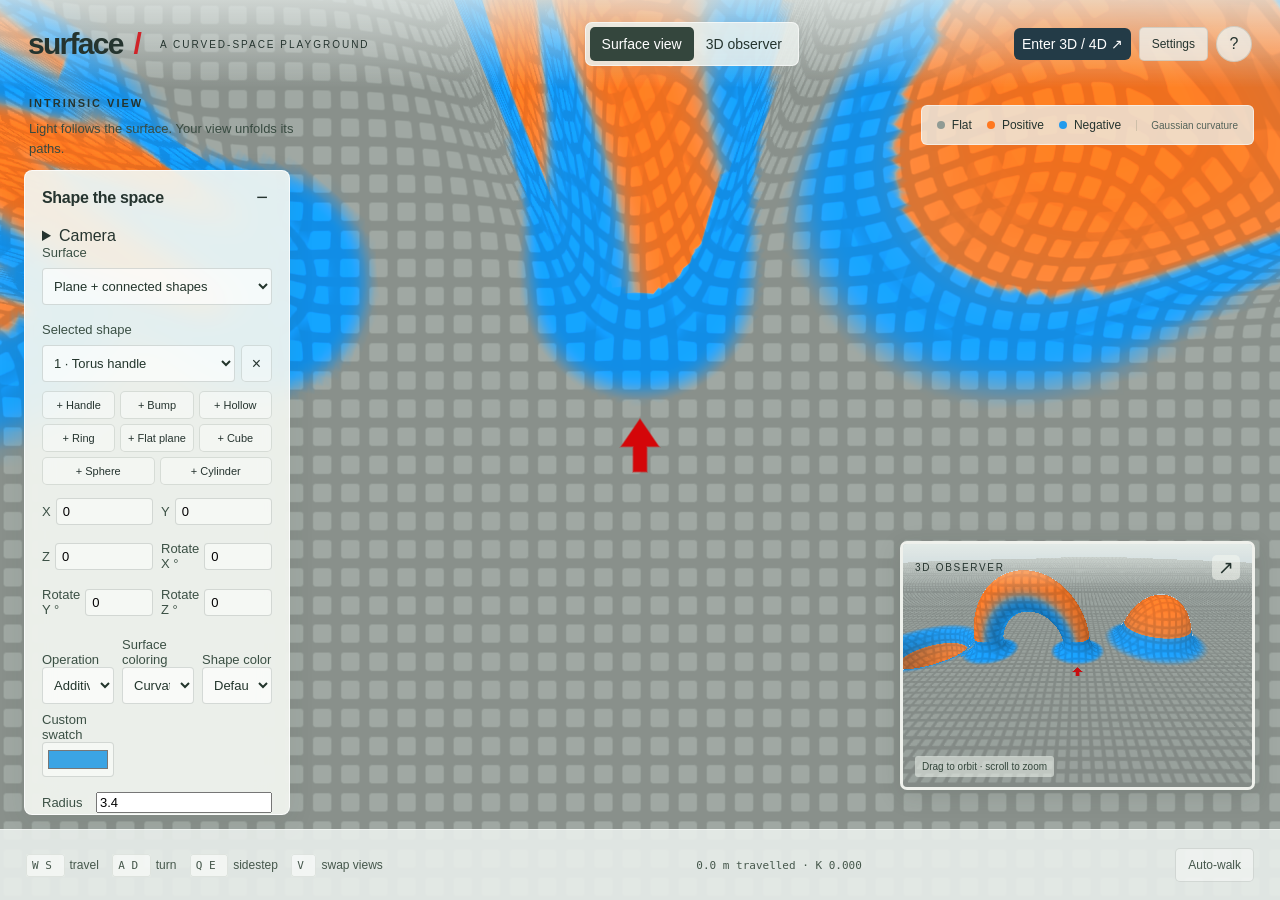
<file: site/index.html>
<!DOCTYPE html>
<html lang="en">
 <head>
  <meta charset="utf-8"/>
  <meta content="width=device-width,initial-scale=1" name="viewport"/>
  <meta content="#e8ece9" name="theme-color"/>
  <title>
   Surface / A curved-space playground
  </title>
  <meta content="Explore connected two-dimensional surfaces, geodesic light paths, and intrinsic curvature." name="description"/>
  <link href="data:image/svg+xml,%3Csvg xmlns='http://www.w3.org/2000/svg' viewBox='0 0 32 32'%3E%3Crect width='32' height='32' rx='6' fill='%23e9ede9'/%3E%3Cpath d='M7 22Q16 3 25 22' fill='none' stroke='%233ba4e4' stroke-width='3'/%3E%3Cpath d='m13 17 8 4-8 4Z' fill='%23d42228'/%3E%3C/svg%3E" rel="icon"/>
  <link href="style.css" rel="stylesheet"/>
 </head>
 <body>
  <canvas aria-label="Intrinsic view of geodesic paths on the curved surface" id="main">
  </canvas>
  <header>
   <div class="identity">
    <strong>
     surface
     <span>
      /
     </span>
    </strong>
    <span class="subtitle">
     A CURVED-SPACE PLAYGROUND
    </span>
   </div>
   <div aria-label="Main camera" class="view-switch" role="group">
    <button aria-pressed="true" id="intrinsic">
     Surface view
    </button>
    <button aria-pressed="false" id="observer">
     3D observer
    </button>
   </div>
   <div class="header-actions">
    <a href="hyper/index.html" style="font-size:14px;padding:8px;background:#233b47;color:white;border-radius:6px;text-decoration:none">
     Enter 3D / 4D ↗
    </a>
    <button aria-haspopup="dialog" aria-label="Open settings" id="settings">
     Settings
    </button>
    <button aria-label="About the simulation" id="info">
     ?
    </button>
   </div>
  </header>
  <div class="view-label">
   <span id="view-name">
    INTRINSIC VIEW
   </span>
   <p id="view-description">
    Light follows the surface. Your view unfolds its paths.
   </p>
  </div>
  <section id="controls">
   <div class="panel-heading">
    <h1>
     Shape the space
    </h1>
    <button aria-label="Collapse controls" id="collapse">
     −
    </button>
   </div>
   <div id="control-body">
    <details>
     <summary>
      Camera
     </summary>
     <label>
      <input checked="" id="follow-tilt" type="checkbox"/>
      Observer follows surface tilt
     </label>
     <label>
      Observer tilt
      <input id="observer-tilt" max="80" min="9" type="range" value="36"/>
     </label>
    </details>
    <label for="scene">
     Surface
    </label>
    <select id="scene">
     <option value="joined">
      Plane + connected shapes
     </option>
     <option value="cylinder">
      Cylinder · repeated images
     </option>
     <option value="torus">
      Torus · closed surface
     </option>
     <option value="sheets">
      Two planes · curved connection
     </option>
    </select>
    <div id="shape-editor">
     <label for="selection">
      Selected shape
     </label>
     <div class="row">
      <select id="selection">
      </select>
      <button aria-label="Remove selected shape" id="remove">
       ×
      </button>
     </div>
     <div aria-label="Add a primitive" class="add-shapes" role="group">
      <button data-add="handle">
       + Handle
      </button>
      <button data-add="bump">
       + Bump
      </button>
      <button data-add="bowl">
       + Hollow
      </button>
      <button data-add="ring">
       + Ring
      </button>
      <button data-add="plane">
       + Flat plane
      </button>
      <button data-add="cube">
       + Cube
      </button>
      <button data-add="sphere">
       + Sphere
      </button>
      <button data-add="cylinder">
       + Cylinder
      </button>
     </div>
     <div class="positions">
      <label>
       X
       <input id="x" max="1000000000" min="-1000000000" step="any" type="number"/>
      </label>
      <label>
       Y
       <input id="y" max="1000000000" min="-1000000000" step="any" type="number"/>
      </label>
      <label>
       Z
       <input id="z" max="1000000000" min="-1000000000" step="any" type="number"/>
      </label>
      <label>
       Rotate X °
       <input id="rotationX" max="1000000000" min="-1000000000" step="any" type="number"/>
      </label>
      <label>
       Rotate Y °
       <input id="rotationY" max="1000000000" min="-1000000000" step="any" type="number"/>
      </label>
      <label>
       Rotate Z °
       <input id="rotationZ" max="1000000000" min="-1000000000" step="any" type="number"/>
      </label>
     </div>
     <div class="shape-style">
      <label for="operation">
       Operation
       <select id="operation">
        <option value="additive">
         Additive — raise / connect
        </option>
        <option value="negative">
         Negative — cut inward
        </option>
       </select>
      </label>
      <label for="color-view">
       Surface coloring
       <select id="color-view">
        <option value="0">
         Curvature — original colors
        </option>
        <option value="1">
         Object materials only
        </option>
        <option value="2">
         Combined — protect curvature
        </option>
       </select>
      </label>
      <label for="color-mode">
       Shape color
       <select id="color-mode">
        <option value="default">
         Default — main surface gray
        </option>
        <option value="custom">
         Custom
        </option>
       </select>
      </label>
      <label for="color" id="custom-color-label">
       Custom swatch
       <input aria-label="Selected shape custom color" id="color" type="color" value="#3ba4e4"/>
      </label>
     </div>
    </div>
    <label class="range-label" for="size">
     <span id="size-label">
      Radius
     </span>
     <input aria-label="Exact size" class="exact-number" id="size-exact" step="any" type="number"/>
     <output hidden="" id="size-out">
     </output>
    </label>
    <input id="size" max="6" min="1.4" step=".1" type="range"/>
    <label class="range-label" for="depth">
     <span id="depth-label">
      Height / depth
     </span>
     <input aria-label="Exact depth" class="exact-number" id="depth-exact" step="any" type="number"/>
     <output hidden="" id="depth-out">
     </output>
    </label>
    <input id="depth" max="4" min=".5" step=".1" type="range"/>
    <label class="range-label" for="blend">
     <span>
      Join softness
     </span>
     <input aria-label="Exact blend" class="exact-number" id="blend-exact" step="any" type="number"/>
     <output hidden="" id="blend-out">
     </output>
    </label>
    <input id="blend" max="2" min=".4" step=".1" type="range"/>
    <div class="divider">
    </div>
    <label class="range-label" for="distance">
     <span>
      View distance
     </span>
     <input aria-label="Exact distance" class="exact-number" id="distance-exact" step="any" type="number"/>
     <output hidden="" id="distance-out">
     </output>
    </label>
    <input id="distance" max="16" min="4" step="1" type="range" value="8"/>
    <div class="row actions">
     <button id="visit">
      On the shape
     </button>
     <button id="reset">
      Reset position
     </button>
    </div>
    <p id="scene-note">
     All shapes blend into the plane and each other. There are no portal triggers.
    </p>
   </div>
  </section>
  <aside id="inset">
   <div class="inset-heading">
    <span id="inset-name">
     3D OBSERVER
    </span>
    <button aria-label="Swap main view and inset" id="swap">
     ↗
    </button>
   </div>
   <canvas aria-label="Three-dimensional observer view following the red arrow" id="preview">
   </canvas>
   <span class="inset-hint" id="inset-hint">
    Drag to orbit · scroll to zoom
   </span>
  </aside>
  <div id="legend">
   <span>
    <i class="zero">
    </i>
    Flat
   </span>
   <span>
    <i class="positive">
    </i>
    Positive
   </span>
   <span>
    <i class="negative">
    </i>
    Negative
   </span>
   <small>
    Gaussian curvature
   </small>
  </div>
  <footer>
   <div>
    <kbd>
     W S
    </kbd>
    travel
    <kbd>
     A D
    </kbd>
    turn
    <kbd>
     Q E
    </kbd>
    sidestep
    <kbd>
     V
    </kbd>
    swap views
   </div>
   <div id="readout">
    On the surface
   </div>
   <button id="walk">
    Auto-walk
   </button>
  </footer>
  <div id="touch">
   <button aria-label="Turn left" data-key="KeyA">
    ↶
   </button>
   <button aria-label="Forward" data-key="KeyW">
    ↑
   </button>
   <button aria-label="Turn right" data-key="KeyD">
    ↷
   </button>
   <button aria-label="Backward" data-key="KeyS">
    ↓
   </button>
  </div>
  <div id="notice" role="status">
   Tracing the surface…
  </div>
  <dialog aria-labelledby="settings-title" id="settings-dialog">
   <button aria-label="Close settings" class="dialog-close" id="close-settings">
    ×
   </button>
   <h2 id="settings-title">
    Playground settings
   </h2>
   <p class="fine">
    Limits apply immediately. Shape capacity is fixed at 10 to match the shader and tracer.
   </p>
   <div class="settings-grid">
    <label>
     Maximum shapes
     <input id="limit-shapes" max="10" min="1" step="1" type="number"/>
    </label>
    <label>
     Position limit (± m)
     <input id="limit-position" max="1000000000" min=".001" step="any" type="number"/>
    </label>
    <label>
     Minimum size
     <input id="limit-size-min" max="1000000000" min=".001" step="any" type="number"/>
    </label>
    <label>
     Maximum size
     <input id="limit-size-max" max="1000000000" min=".001" step="any" type="number"/>
    </label>
    <label>
     Minimum depth
     <input id="limit-depth-min" max="1000000000" min=".001" step="any" type="number"/>
    </label>
    <label>
     Maximum depth
     <input id="limit-depth-max" max="1000000000" min=".001" step="any" type="number"/>
    </label>
    <label>
     Minimum blend
     <input id="limit-blend-min" max="1000000000" min=".001" step="any" type="number"/>
    </label>
    <label>
     Maximum blend
     <input id="limit-blend-max" max="1000000000" min=".001" step="any" type="number"/>
    </label>
    <label>
     Minimum view distance
     <input id="limit-view-min" max="16" min="4" step="1" type="number"/>
    </label>
    <label>
     Maximum view distance
     <input id="limit-view-max" max="16" min="4" step="1" type="number"/>
    </label>
   </div>
   <h3>
    Appearance &amp; movement
   </h3>
   <div class="settings-grid">
    <label>
     Texture density
     <input id="texture-density" max="1000000" min=".000001" step="any" type="number" value="2"/>
    </label>
    <label>
     Texture contrast
     <input id="texture-contrast" max="1" min="0" step=".01" type="number" value=".16"/>
    </label>
    <label>
     Move speed
     <input id="move-speed" max="1000000" min=".001" step="any" type="number" value="1.75"/>
    </label>
    <label>
     Arrow size
     <input id="arrow-scale" max="1000000" min=".001" step="any" type="number" value="1.4"/>
    </label>
    <label>
     Camera distance
     <input id="camera-distance" max="1000000000" min=".1" step="any" type="number" value="13"/>
    </label>
    <label>
     Observer range
     <input id="draw-distance" max="1000000000" min="1" step="any" type="number" value="400"/>
    </label>
   </div>
   <p class="fine">
    Exact values accept scientific notation. Shape dimensions and position support up to 1e9; view range is limited to 4–16. Very large values lose precision. Ray and movement work is bounded, so extreme scales reduce accuracy.
   </p>
   <button class="primary" id="save-settings">
    Apply limits
   </button>
  </dialog>
  <dialog id="about">
   <button aria-label="Close explanation" id="close-info">
    ×
   </button>
   <h2>
    A world with no “off the edge”
   </h2>
   <p>
    The red arrow lives on a two-dimensional surface. Movement follows that surface, including the underside, steep walls, and smoothly joined shapes.
   </p>
   <p>
    <b>
     Surface view
    </b>
    unfolds geodesics: each screen direction launches a path tangent to the surface. Screen distance is distance travelled along that path. Curved paths can return to the arrow, creating repeated images.
   </p>
   <p>
    <b>
     3D observer
    </b>
    shows the actual surface from behind you. Drag it to orbit. Press V to exchange the views.
   </p>
   <p>
    Orange is positive Gaussian curvature; blue is negative; gray is zero. A cylinder is gray despite bending in 3D: its intrinsic geometry is flat. A torus changes from orange outside to blue inside, crossing zero along two circles.
   </p>
   <p>
    Try the cylinder to see repeated versions of yourself. The two-plane surface connects two infinite sheets through a smooth circular throat. Raise its depth to increase the distance between them.
   </p>
   <p class="fine">
    Add objects to any scene. Each scene keeps its own objects when you switch. Select Base surface settings to edit its radius, thickness, or throat; select an object to edit its position and shape. Floating objects need a physical connection for walking.
   </p>
   <p class="fine">
    Numerical surface geodesics, not a full 4D renderer. The view has a finite travel range; it is an unfolded ray map, not a camera floating over the world. Very distant paths use a sampled mesh and may show interpolation artifacts.
   </p>
  </dialog>
  <div hidden="" id="error">
   <h2>
    The renderer couldn’t start
   </h2>
   <p>
    Try a browser with WebGL and hardware acceleration enabled.
   </p>
  </div>
  <script src="app.js" type="module">
  </script>
  <button aria-label="Open controls" hidden="" id="show-controls">
   ☰ Controls
  </button>
 </body>
</html>
</file>
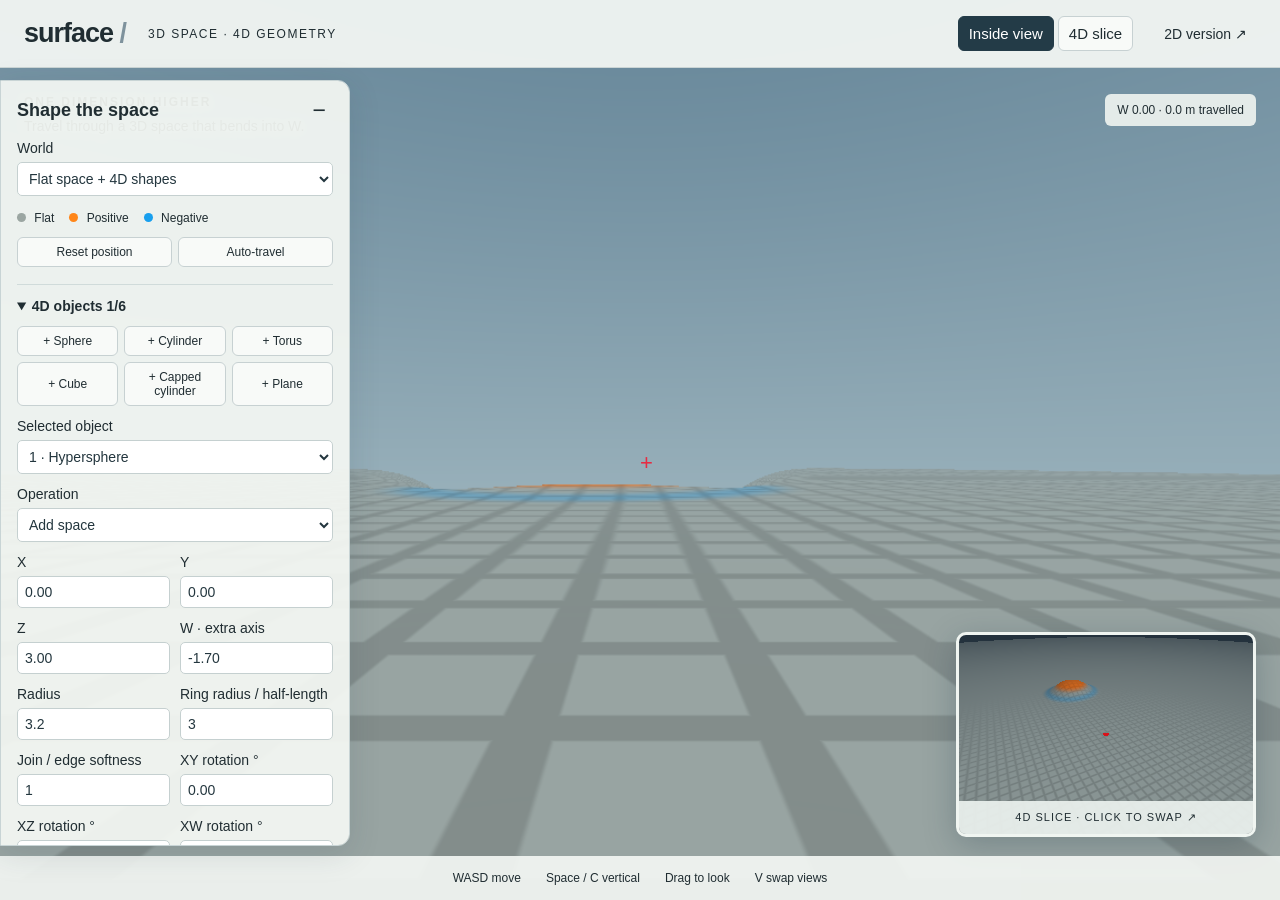
<file: site/hyper/index.html>
<!DOCTYPE html>
<html lang="en">
 <head>
  <meta charset="utf-8"/>
  <meta content="width=device-width,initial-scale=1" name="viewport"/>
  <title>
   Surface / One dimension higher
  </title>
  <meta content="Explore three-dimensional space curved through a fourth spatial dimension." name="description"/>
  <link href="data:image/svg+xml,%3Csvg xmlns='http://www.w3.org/2000/svg' viewBox='0 0 32 32'%3E%3Ccircle cx='16' cy='16' r='12' fill='%233a9ded'/%3E%3Cellipse cx='16' cy='16' rx='6' ry='12' fill='none' stroke='%23ff8619' stroke-width='3'/%3E%3C/svg%3E" rel="icon"/>
  <link href="style.css" rel="stylesheet"/>
 </head>
 <body>
  <canvas aria-label="First-person view inside a three-dimensional curved space" id="world">
  </canvas>
  <header>
   <a class="brand" href="../index.html">
    surface
    <span>
     /
    </span>
   </a>
   <span class="dimension">
    3D SPACE · 4D GEOMETRY
   </span>
   <nav>
    <button aria-pressed="true" id="inside">
     Inside view
    </button>
    <button aria-pressed="false" id="outside">
     4D slice
    </button>
   </nav>
   <a class="old" href="../index.html">
    2D version ↗
   </a>
  </header>
  <section class="caption">
   <strong id="view-title">
    ONE DIMENSION HIGHER
   </strong>
   <p id="view-copy">
    Travel through a 3D space that bends into W.
   </p>
  </section>
  <aside id="panel">
   <div class="panel-title">
    <h1>
     Shape the space
    </h1>
    <button aria-label="Collapse controls" id="collapse">
     −
    </button>
   </div>
   <div id="controls">
    <label>
     World
     <select id="scene">
      <option value="0">
       Flat space + 4D shapes
      </option>
      <option value="1">
       Hypersphere · S³
      </option>
      <option value="2">
       Looped cylinder · S¹ × R²
      </option>
      <option value="3">
       4D torus · S¹ × S²
      </option>
      <option value="4">
       Two spaces · connected tunnel
      </option>
     </select>
    </label>
    <div class="legend">
     <span class="gray">
      Flat
     </span>
     <span class="orange">
      Positive
     </span>
     <span class="blue">
      Negative
     </span>
    </div>
    <div class="buttons">
     <button id="reset">
      Reset position
     </button>
     <button aria-pressed="false" id="auto">
      Auto-travel
     </button>
    </div>
    <details open="">
     <summary>
      4D objects
      <span id="count">
      </span>
     </summary>
     <div class="buttons">
      <button data-add="0">
       + Sphere
      </button>
      <button data-add="1">
       + Cylinder
      </button>
      <button data-add="2">
       + Torus
      </button>
      <button data-add="3">
       + Cube
      </button>
      <button data-add="4">
       + Capped cylinder
      </button>
      <button data-add="5">
       + Plane
      </button>
     </div>
     <label>
      Selected object
      <select id="object">
      </select>
     </label>
     <div id="editor">
      <label>
       Operation
       <select id="operation">
        <option value="additive">
         Add space
        </option>
        <option value="negative">
         Carve / negative
        </option>
       </select>
      </label>
      <div class="numbers">
       <label>
        X
        <input id="x" step=".1" type="number"/>
       </label>
       <label>
        Y
        <input id="y" step=".1" type="number"/>
       </label>
       <label>
        Z
        <input id="z" step=".1" type="number"/>
       </label>
       <label>
        W · extra axis
        <input id="w" step=".1" type="number"/>
       </label>
       <label>
        Radius
        <input id="radius" max="100" min=".25" step=".1" type="number"/>
       </label>
       <label>
        Ring radius / half-length
        <input id="major" max="100" min=".5" step=".1" type="number"/>
       </label>
       <label>
        Join / edge softness
        <input id="blend" max="10" min=".1" step=".1" type="number"/>
       </label>
       <label>XY rotation °<input id="angleXY" step="5" type="number"/></label>
       <label>XZ rotation °<input id="angleXZ" step="5" type="number"/></label>
       <label>XW rotation °<input id="angle" step="5" type="number"/></label>
       <label>YZ rotation °<input id="angleYZ" step="5" type="number"/></label>
       <label>YW rotation °<input id="angleYW" step="5" type="number"/></label>
       <label>ZW rotation °<input id="angleZW" step="5" type="number"/></label>
      </div>
      <p class="small">YW and ZW rotate the object into the extra dimension. Try 90° to turn a vertical or depth direction fully into W and change the 4D slice.</p>
      <label>
       Object material
       <input id="tint" type="color"/>
      </label>
      <div class="buttons">
       <button id="visit">
        Visit object
       </button>
       <button id="remove">
        Remove
       </button>
      </div>
     </div>
    </details>
    <details>
     <summary>
      View &amp; movement
     </summary>
     <label>
      Color view
      <select id="colors">
       <option value="0">
        Curvature · gray / orange / blue
       </option>
       <option value="1">
        Object materials
       </option>
      </select>
     </label>
     <label class="check">
      <input checked="" id="ground-lock" type="checkbox"/>
      Grounded walking
     </label>
     <label>
      Eye height
      <input id="eye-height" max="2" min=".2" step=".05" type="number" value=".6"/>
     </label>
     <label class="check">
      <input checked="" id="level-camera" type="checkbox"/>
      Align camera with ground
     </label>
     <label>
      Camera tilt
      <input id="pitch" max="80" min="-80" step="1" type="range" value="0"/>
     </label>
     <label>
      Field of view
      <output id="fov-value">
       70°
      </output>
      <input id="fov" max="90" min="45" type="range" value="70"/>
     </label>
     <label>
      Travel speed
      <input id="speed" max="5" min=".3" step=".1" type="range" value="1.4"/>
     </label>
     <label>
      Render quality
      <select id="quality">
       <option value="0">
        Fast
       </option>
       <option selected="" value="1">
        Balanced
       </option>
       <option value="2">
        Detailed
       </option>
      </select>
     </label>
     <label class="check">
      <input id="wrapped-sky" type="checkbox"/>
      Show wrapped overhead blobs (off by default)
     </label>
    </details>
    <details id="slice-settings">
     <summary>
      Outside perspective
     </summary>
     <label>
      Slice Y
      <input id="slice" max="8" min="-8" step=".05" type="range" value="0"/>
     </label>
     <label class="check">
      <input checked="" id="follow" type="checkbox"/>
      Observer follows main camera
     </label>
     <label>
      Rotate through W
      <input id="rotation" max="90" min="-90" step="1" type="range" value="0"/>
     </label>
     <label>
      Observer distance
      <input id="distance" max="24" min="6" type="range" value="15"/>
     </label>
     <p class="small">
      The observer follows the main camera in X/Z/W and keeps its Y slice aligned by default. At 0°: horizontal X/Z, vertical W; Y is held fixed. Rotate to mix X with W. Hidden parts are outside this slice.
     </p>
    </details>
    <details>
     <summary>
      How to explore
     </summary>
     <p>
      WASD move · Space / C rise and descend · drag to look · arrows look · V swap views · R reset.
     </p>
     <p>
      In the outside view, drag to orbit. Red marks your position where it intersects the slice.
     </p>
     <p>
      All three movement directions stay tangent to the curved space. You enter connected shapes continuously, without stepping through a flat portal.
     </p>
     <p class="small">
      Numerical prototype: finite ray distance and integration steps. Very tight curves and disconnected shapes have limits. The torus can contain different curvature signs in different directions.
     </p>
    </details>
   </div>
  </aside>
  <button aria-label="Swap main and inset perspectives" id="inset">
   <canvas id="other">
   </canvas>
   <span id="inset-title">
    4D SLICE · CLICK TO SWAP ↗
   </span>
  </button>
  <div aria-hidden="true" id="crosshair">
   +
  </div>
  <div id="status" role="status">
   Preparing 4D geometry…
  </div>
  <div hidden="" id="error" role="alert">
  </div>
  <footer>
   <span>
    WASD move
   </span>
   <span>
    Space / C vertical
   </span>
   <span>
    Drag to look
   </span>
   <span>
    V swap views
   </span>
  </footer>
  <div class="touch">
   <button data-key="w">
    Forward
   </button>
   <button data-key="a">
    Left
   </button>
   <button data-key="s">
    Back
   </button>
   <button data-key="d">
    Right
   </button>
   <button data-key=" ">
    Up
   </button>
   <button data-key="c">
    Down
   </button>
  </div>
  <script src="app.js" type="module">
  </script>
  <button aria-label="Open controls" hidden="" id="show-controls">
   ☰ Controls
  </button>
 </body>
</html>
</file>
<file: site/style.css>
:root {
  font-family: Arial, Helvetica, sans-serif;
  font-size: 16px;
  color: #25342f;
  background: #9daaa5;
  color-scheme: light
}

* {
  box-sizing: border-box
}

body {
  margin: 0;
  overflow: hidden
}

button,
input,
select {
  font: inherit
}

button {
  cursor: pointer;
  border: 1px solid #33443c25;
  border-radius: 5px;
  padding: 9px 12px;
  color: inherit;
  background: #ffffff65
}

button:hover {
  background: #fff;
  border-color: #61776c
}

button:focus-visible,
select:focus-visible,
input:focus-visible {
  outline: 2px solid #1684c9;
  outline-offset: 3px
}

#main {
  position: fixed;
  inset: 0;
  width: 100%;
  height: 100%;
  touch-action: none
}

header {
  position: fixed;
  inset: 0 0 auto;
  display: flex;
  align-items: center;
  justify-content: space-between;
  padding: 22px 28px;
  gap: 20px;
  pointer-events: none;
  background: linear-gradient(#e9efedb8, transparent)
}

header>* {
  pointer-events: auto
}

.header-actions {
  display: flex;
  align-items: center;
  gap: 8px
}

#settings {
  font-size: 12px;
  background: #eef2eecc
}

.identity {
  display: flex;
  gap: 20px;
  align-items: center
}

.identity strong {
  font-size: 30px;
  letter-spacing: -1.7px
}

.identity strong span {
  color: #d02429;
  margin-left: 4px
}

.subtitle {
  font-size: 10px;
  letter-spacing: 2px
}

.view-switch {
  display: flex;
  padding: 4px;
  border: 1px solid #ffffff90;
  border-radius: 7px;
  background: #eaf0eddc;
  box-shadow: 0 3px 15px #182b2810
}

.view-switch button {
  font-size: 14px;
  border: 0;
  background: transparent
}

.view-switch button[aria-pressed=true] {
  background: #34463d;
  color: #fff
}

#info {
  border-radius: 50%;
  width: 36px;
  height: 36px;
  padding: 0;
  background: #eef2eecc
}

.view-label {
  position: fixed;
  top: 93px;
  left: 29px;
  pointer-events: none
}

.view-label span {
  font-size: 11px;
  letter-spacing: 2px;
  font-weight: bold
}

.view-label p {
  font-size: 13px;
  margin: 8px 0;
  max-width: 300px;
  line-height: 1.5;
  color: #384b41
}

#controls {
  position: fixed;
  left: 24px;
  top: 170px;
  width: 266px;
  max-height: calc(100dvh - 255px);
  overflow: auto;
  background: #f3f6f0ed;
  backdrop-filter: blur(14px);
  border: 1px solid #ffffffc0;
  border-radius: 8px;
  padding: 15px 17px;
  box-shadow: 0 6px 28px #21372d15
}

.panel-heading {
  display: flex;
  align-items: center;
  justify-content: space-between;
  gap: 8px;
  margin-bottom: 18px
}

h1 {
  font-size: 16px;
  font-weight: 600;
  margin: 0;
  letter-spacing: -.3px
}

.panel-heading button {
  border: 0;
  padding: 0 4px;
  font-size: 20px;
  background: none
}

label {
  display: block;
  font-size: 13px;
  margin-bottom: 8px;
  color: #3b5045
}

select {
  width: 100%;
  min-width: 0;
  background: #ffffffa6;
  color: #23352c;
  border: 1px solid #253f302b;
  border-radius: 4px;
  padding: 9px 7px;
  font-size: 13px
}

#scene {
  margin-bottom: 17px
}

.row {
  display: flex;
  gap: 6px
}

.row select {
  flex: 1
}

.row button {
  padding: 6px 10px
}

.add-shapes {
  display: flex;
  flex-wrap: wrap;
  gap: 5px;
  margin-top: 9px
}

.add-shapes button {
  font-size: 11px;
  padding: 7px 5px;
  flex: 1 1 28%;
  white-space: nowrap
}

.positions {
  display: flex;
  flex-wrap: wrap;
  gap: 8px;
  margin-top: 13px
}

.positions label {
  display: flex;
  align-items: center;
  gap: 5px;
  flex: 1 1 40%
}

.positions input,
.shape-style input,
.settings-grid input {
  width: 100%;
  min-width: 0;
  border: 1px solid #253f302b;
  background: #ffffff80;
  padding: 5px 6px;
  border-radius: 4px;
  font-size: 13px
}

.shape-style {
  display: grid;
  grid-template-columns: minmax(0, 1fr) minmax(0, 1fr) 70px;
  align-items: end;
  gap: 8px;
  margin-top: 12px
}

#custom-color-label[hidden] {
  display: none
}

.shape-style label {
  margin: 0
}

.shape-style input[type=color] {
  height: 35px;
  padding: 3px;
  cursor: pointer
}

.range-label {
  display: flex;
  justify-content: space-between;
  align-items: center;
  margin-top: 15px;
  margin-bottom: 4px;
  font-size: 13px
}

output {
  font-family: monospace;
  font-size: 12px;
  color: #4c6557
}

input[type=range] {
  width: 100%;
  height: 12px;
  accent-color: #3d6654;
  cursor: pointer;
  margin: 4px 0
}

.divider {
  border-top: 1px solid #2c48341b;
  margin-top: 17px
}

.actions {
  margin-top: 18px
}

.actions button {
  font-size: 12px;
  flex: 1;
  padding: 9px 5px
}

#scene-note {
  font-size: 11px;
  color: #65736b;
  line-height: 1.5;
  margin: 12px 0 0
}

#inset {
  position: fixed;
  right: 25px;
  bottom: 110px;
  width: 355px;
  height: 249px;
  background: #e7eeeadc;
  border: 3px solid #f2f5efd9;
  border-radius: 7px;
  overflow: hidden;
  box-shadow: 0 6px 24px #1d2d2720
}

.inset-heading {
  position: absolute;
  z-index: 1;
  inset: 0 0 auto;
  display: flex;
  justify-content: space-between;
  align-items: center;
  font-size: 10px;
  letter-spacing: 1.7px;
  padding: 11px 12px;
  pointer-events: none;
  background: linear-gradient(#eaf0ead0, transparent)
}

.inset-heading button {
  pointer-events: auto;
  padding: 1px 6px;
  border: 0;
  background: #f2f5ef99;
  font-size: 19px
}

.inset-hint {
  position: absolute;
  bottom: 10px;
  left: 12px;
  font-size: 10px;
  color: #34473c;
  background: #eaf0ea99;
  padding: 5px 7px;
  border-radius: 3px;
  pointer-events: none
}

#preview {
  width: 100%;
  height: 100%;
  touch-action: none
}

#legend {
  position: fixed;
  right: 26px;
  top: 105px;
  display: flex;
  gap: 15px;
  align-items: center;
  background: #eef2edc7;
  padding: 12px 15px;
  border: 1px solid #ffffff80;
  border-radius: 6px;
  font-size: 12px
}

#legend span {
  display: flex;
  align-items: center;
  gap: 7px
}

#legend i {
  width: 8px;
  height: 8px;
  border-radius: 50%
}

.zero {
  background: #909b94
}

.positive {
  background: #ff781f
}

.negative {
  background: #229bed
}

#legend small {
  font-size: 10px;
  color: #53635a;
  border-left: 1px solid #465d4930;
  padding-left: 14px
}

footer {
  position: fixed;
  bottom: 0;
  left: 0;
  right: 0;
  display: flex;
  align-items: center;
  gap: 20px;
  justify-content: space-between;
  padding: 18px 26px;
  background: #e9efebe6;
  border-top: 1px solid #ffffff80;
  font-size: 12px;
  color: #45574b
}

kbd {
  font: 11px monospace;
  padding: 4px 5px;
  background: #fff9;
  border: 1px solid #50655320;
  border-radius: 3px;
  margin: 0 5px 0 10px
}

kbd:first-child {
  margin-left: 0
}

#readout {
  font-family: monospace;
  font-size: 11px
}

#walk {
  font-size: 12px;
  white-space: nowrap
}

#walk.active {
  background: #354c3e;
  color: white
}

#notice {
  position: fixed;
  bottom: 91px;
  left: 50%;
  transform: translateX(-50%);
  font-size: 12px;
  background: #eaf0eadd;
  padding: 10px 16px;
  border-radius: 5px;
  pointer-events: none
}

#touch {
  display: none
}

dialog {
  max-width: 520px;
  max-height: 80dvh;
  overflow: auto;
  padding: 28px;
  border: 1px solid white;
  border-radius: 9px;
  background: #f1f4ee;
  color: #2a3c32;
  box-shadow: 0 20px 80px #17281e55
}

dialog::backdrop {
  background: #25382f50;
  backdrop-filter: blur(5px)
}

dialog p {
  font-size: 15px;
  line-height: 1.6
}

dialog h2 {
  font-size: 24px;
  letter-spacing: -.7px;
  font-weight: 500
}

dialog .fine {
  font-size: 12px;
  color: #66756c
}

#close-info,
.dialog-close {
  float: right;
  border: 0;
  background: none;
  padding: 0 5px;
  font-size: 24px
}

#settings-dialog {
  width: min(600px, calc(100vw - 28px))
}

.settings-grid {
  display: grid;
  grid-template-columns: repeat(2, minmax(0, 1fr));
  gap: 10px 14px;
  margin: 18px 0
}

.settings-grid label {
  margin: 0
}

.primary {
  background: #354c3e;
  color: white
}

.primary:hover {
  background: #243c2f
}

#error {
  position: fixed;
  inset: 20%;
  padding: 30px;
  background: #f0f3ec;
  z-index: 10
}

[hidden] {
  display: none !important
}

@media(max-width:1000px) {
  .subtitle {
    display: none
  }

  footer>div:first-child {
    font-size: 0
  }

  footer kbd {
    font-size: 11px
  }

  #inset {
    width: 290px;
    height: 220px
  }

  #legend small {
    display: none
  }
}

@media(max-width:650px) {
  header {
    padding: 16px;
    gap: 8px
  }

  .identity strong {
    font-size: 25px
  }

  .view-switch button {
    font-size: 12px;
    padding: 8px
  }

  .view-label {
    top: 86px;
    left: 17px
  }

  .view-label p {
    max-width: 200px;
    font-size: 11px
  }

  #legend {
    top: 135px;
    left: 16px;
    right: auto;
    gap: 12px;
    padding: 8px;
    font-size: 11px
  }

  #controls {
    top: 185px;
    left: 14px;
    width: 224px;
    max-height: calc(100dvh - 360px);
    padding: 12px
  }

  .panel-heading {
    margin-bottom: 10px
  }

  #inset {
    right: 12px;
    bottom: 95px;
    width: 195px;
    height: 160px
  }

  #inset-hint {
    display: none
  }

  footer {
    padding: 13px 14px;
    gap: 8px
  }

  footer>div:first-child {
    disp .exact-number {
      width: 106px;
      border: 1px solid #49635433;
      border-radius: 4px;
      background: #ffffffc0;
      padding: 5px 7px;
      font: 13px monospace;
      color: #2b4738
    }

    .color-help {
      font-size: 12px;
      line-height: 1.5;
      color: #536a5c;
      margin: 8px 0 14px
    }

    #color-view {
      margin-top: 6px
    }

    .range-label {
      align-items: center
    }

    .settings-grid input {
      min-width: 0
    }

    #controls {
      width: 290px
    }

    #color-view {
      font-size: 13px
    }

    .fine {
      font-size: 12px;
      line-height: 1.5
    }

    @media(max-width:650px) {
      #controls {
        width: 250px
      }

      #controls.collapsed {
        width: 200px
      }
    }

/* Docked controls: hide the whole panel, not just its contents. */
#controls {left:0;top:80px;bottom:54px;width:350px;max-height:none;border-radius:0 12px 12px 0;z-index:4;}
#show-controls {position:fixed;left:12px;top:90px;z-index:5;padding:10px 14px;border:1px solid #becaca;border-radius:7px;background:#f4f8f5;color:#233b47;cursor:pointer;}
[hidden] {display:none!important;}
@media(max-width:650px) {#controls {width:min(340px,calc(100vw - 38px));top:70px;bottom:80px;}}
</file>
<file: site/hyper/style.css>
:root {
  font-family:Arial,Helvetica,sans-serif;
  color:#202d32;
  font-size:15px;
  background:#b6c4c7}
* {
  box-sizing:border-box}
body {
  margin:0;
  overflow:hidden}
button,input,select {
  font:inherit}
button,a,input,select {
  touch-action:manipulation}
button {
  cursor:pointer;
  border:1px solid #c7d1d2;
  background:#f8faf8;
  color:inherit;
  border-radius:6px;
  padding:8px 10px}
button:hover {
  background:#e2ecec}
button[aria-pressed=true] {
  background:#233b47;
  color:white;
  border-color:#233b47}
a {
  color:inherit;
  text-decoration:none}
#world {
  position:fixed;
  width:100%;
  height:100%;
  touch-action:none}
header {
  position:fixed;
  top:0;
  left:0;
  right:0;
  display:flex;
  align-items:center;
  gap:22px;
  padding:16px 24px;
  background:#f5f8f5ed;
  border-bottom:1px solid #cbd5d5;
  z-index:3}
.brand {
  font-size:27px;
  font-weight:700;
  letter-spacing:-1px}
.brand span {
  color:#7e929c}
.dimension {
  font-size:12px;
  letter-spacing:1.5px}
nav {
  display:flex;
  gap:4px;
  margin-left:auto}
.old {
  font-size:14px;
  padding:9px}
.caption {
  position:fixed;
  left:24px;
  top:92px;
  pointer-events:none;
  text-shadow:0 1px 10px #e1eded}
.caption strong {
  font-size:12px;
  letter-spacing:2px}
.caption p {
  margin-top:7px;
  font-size:14px}
#panel {
  position:fixed;
  left:24px;
  top:168px;
  width:286px;
  max-height:calc(100vh - 225px);
  overflow:auto;
  border:1px solid #c8d4d5;
  border-radius:10px;
  background:#f5f8f4ed;
  box-shadow:0 8px 32px #233b4720}
.panel-title {
  display:flex;
  align-items:center;
  justify-content:space-between;
  padding:16px 16px 0}
h1 {
  font-size:18px;
  margin:0}
.panel-title button {
  padding:0 7px;
  background:transparent;
  border:0;
  font-size:23px}
#controls {
  padding:4px 16px 16px}
label {
  display:block;
  margin-top:12px;
  font-size:14px}
select,input[type=number] {
  width:100%;
  margin-top:6px;
  background:#fff;
  border:1px solid #c5d0d0;
  border-radius:5px;
  padding:7px;
  color:#23363e}
input[type=range] {
  display:block;
  width:100%;
  accent-color:#298ec3;
  margin-top:10px}
input[type=color] {
  display:block;
  width:100%;
  height:31px;
  border:0;
  margin-top:6px}
.legend {
  display:flex;
  gap:15px;
  margin-top:15px;
  font-size:12px}
.legend span:before {
  content:'';
  display:inline-block;
  width:9px;
  height:9px;
  background:#9ba6a2;
  border-radius:50%;
  margin-right:5px}
.legend .orange:before {
  background:#ff8619}
.legend .blue:before {
  background:#189fee}
p {
  line-height:1.5;
  font-size:14px}
.small {
  font-size:12px;
  color:#546971}
.buttons {
  display:flex;
  gap:6px;
  margin-top:12px}
.buttons button {
  flex:1;
  padding:7px 4px;
  font-size:12px}
details {
  border-top:1px solid #d0dbda;
  margin-top:17px;
  padding-top:13px}
summary {
  font-size:14px;
  cursor:pointer;
  font-weight:600}
.numbers {
  display:grid;
  grid-template-columns:1fr 1fr;
  gap:0 10px}
.numbers input {
  min-width:0}
.check {
  display:flex;
  align-items:center;
  gap:6px}
output {
  float:right}
#inset {
  position:fixed;
  bottom:63px;
  right:24px;
  width:300px;
  height:205px;
  padding:0;
  overflow:hidden;
  border:3px solid #f0f5f1;
  box-shadow:0 8px 32px #122e4040;
  border-radius:10px}
#other {
  width:100%;
  height:100%;
  display:block}
#inset span {
  position:absolute;
  bottom:0;
  left:0;
  right:0;
  padding:10px;
  background:#eaf0edee;
  font-size:11px;
  letter-spacing:1px}
#status {
  position:fixed;
  right:24px;
  top:94px;
  font-size:12px;
  font-variant-numeric:tabular-nums;
  padding:9px 12px;
  background:#f5f8f4de;
  border-radius:6px}
#crosshair {
  position:fixed;
  top:50%;
  left:50%;
  color:#e62c42;
  font-size:22px;
  pointer-events:none}
footer {
  position:fixed;
  bottom:0;
  left:0;
  right:0;
  display:flex;
  gap:25px;
  justify-content:center;
  padding:15px;
  background:#f5f8f4e8;
  font-size:12px}
#error {
  position:fixed;
  top:100px;
  left:20%;
  right:20%;
  background:#fff0ed;
  padding:20px;
  z-index:10}
.touch {
  display:none}
button:focus-visible,a:focus-visible,input:focus-visible,select:focus-visible {
  outline:3px solid #198dc7;
  outline-offset:2px}
[hidden] {
  display:none!important}
@media(max-width:800px) {
  header {
  padding:12px;
  gap:10px}
.dimension,.old {
  display:none}
.brand {
  font-size:23px}
nav button {
  font-size:13px}
.caption {
  left:12px;
  top:80px}
.caption p {
  max-width:220px}
#panel {
  left:12px;
  top:141px;
  width:232px;
  max-height:calc(100vh - 270px)}
#status {
  right:12px;
  top:78px;
  max-width:140px;
  line-height:1.4}
#inset {
  width:155px;
  height:119px;
  right:12px;
  bottom:94px}
#inset span {
  font-size:9px;
  padding:6px}
footer {
  display:none}
.touch {
  position:fixed;
  bottom:12px;
  left:12px;
  right:12px;
  display:flex;
  gap:5px}
.touch button {
  flex:1;
  font-size:12px;
  padding:12px 3px;
  touch-action:none}
}


/* Docked controls: hide the whole panel, not just its contents. */
#panel {left:0;top:80px;bottom:54px;width:350px;max-height:none;border-radius:0 12px 12px 0;z-index:4;}
#show-controls {position:fixed;left:12px;top:90px;z-index:5;padding:10px 14px;border:1px solid #becaca;border-radius:7px;background:#f4f8f5;color:#233b47;cursor:pointer;}
[hidden] {display:none!important;}
@media(max-width:650px) {#panel {width:min(340px,calc(100vw - 38px));top:70px;bottom:80px;}}

.buttons {flex-wrap:wrap;} .buttons button {min-width:90px;}
</file>
